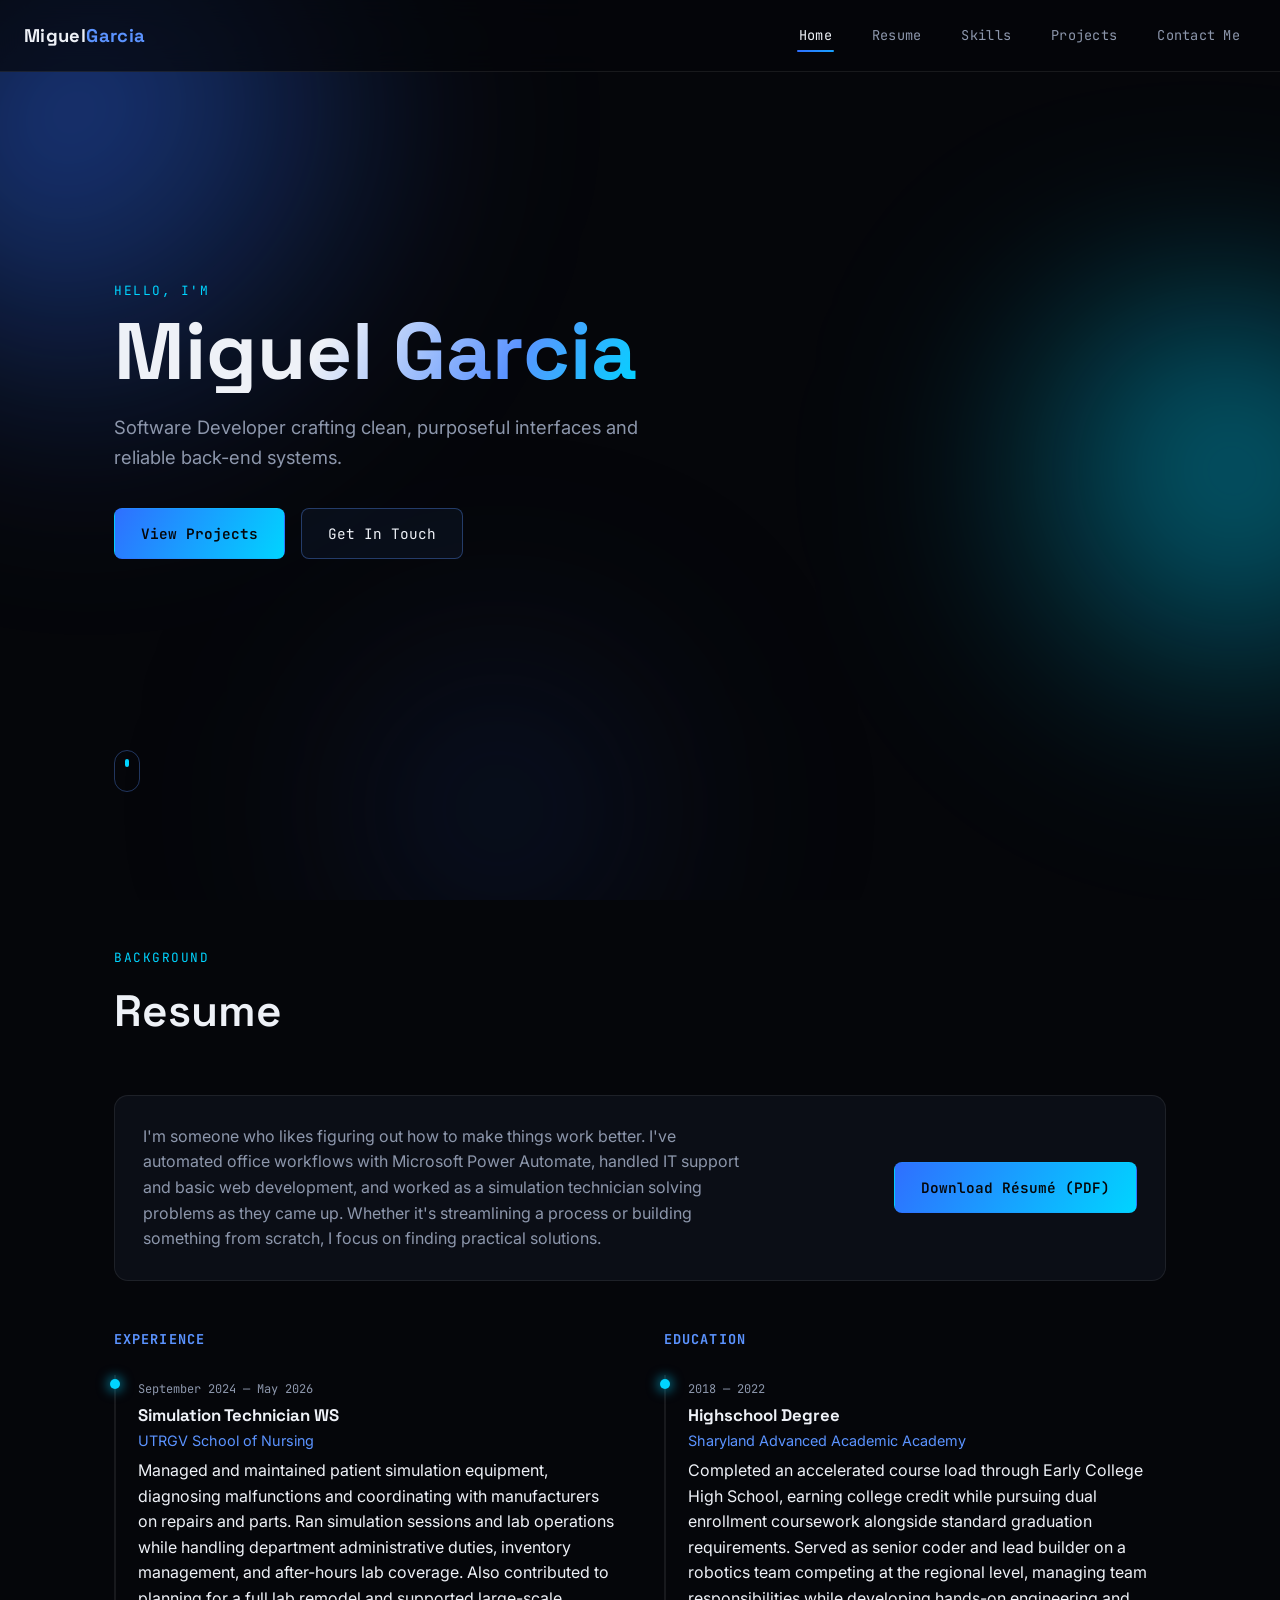
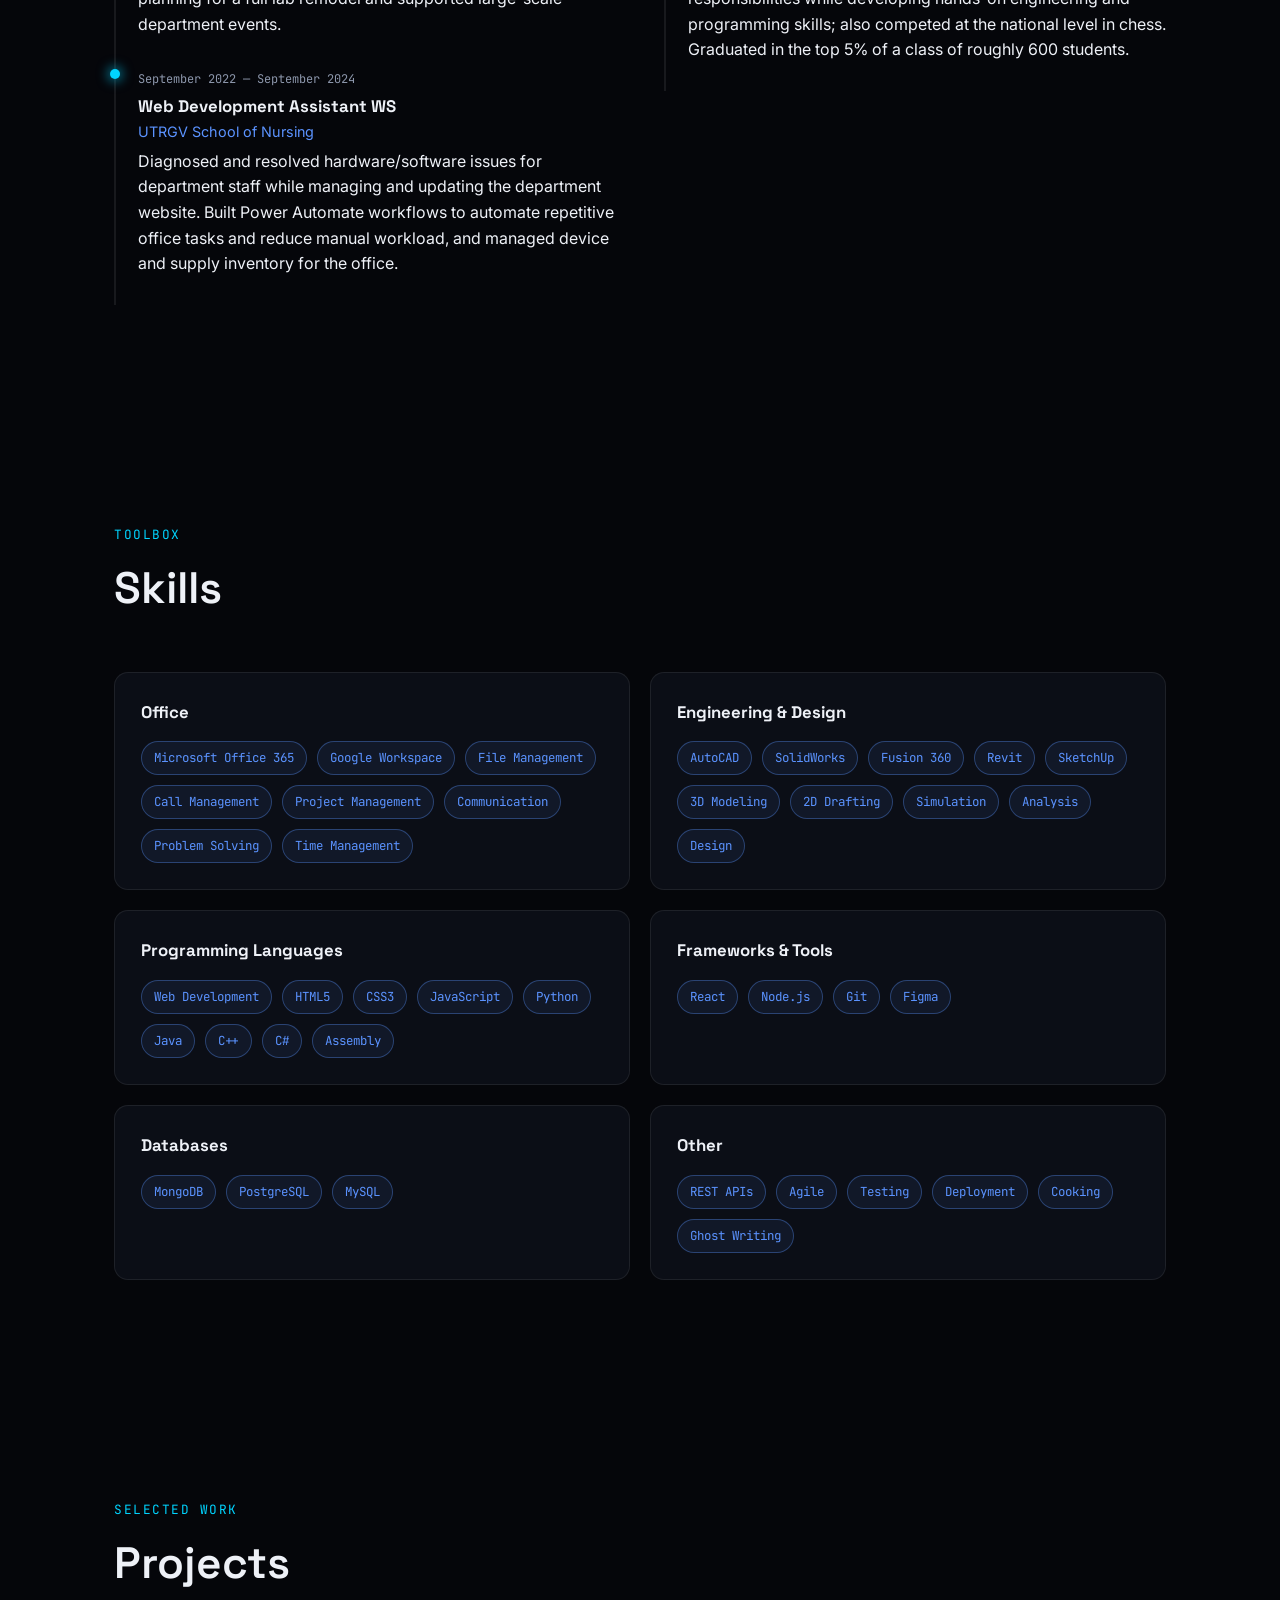
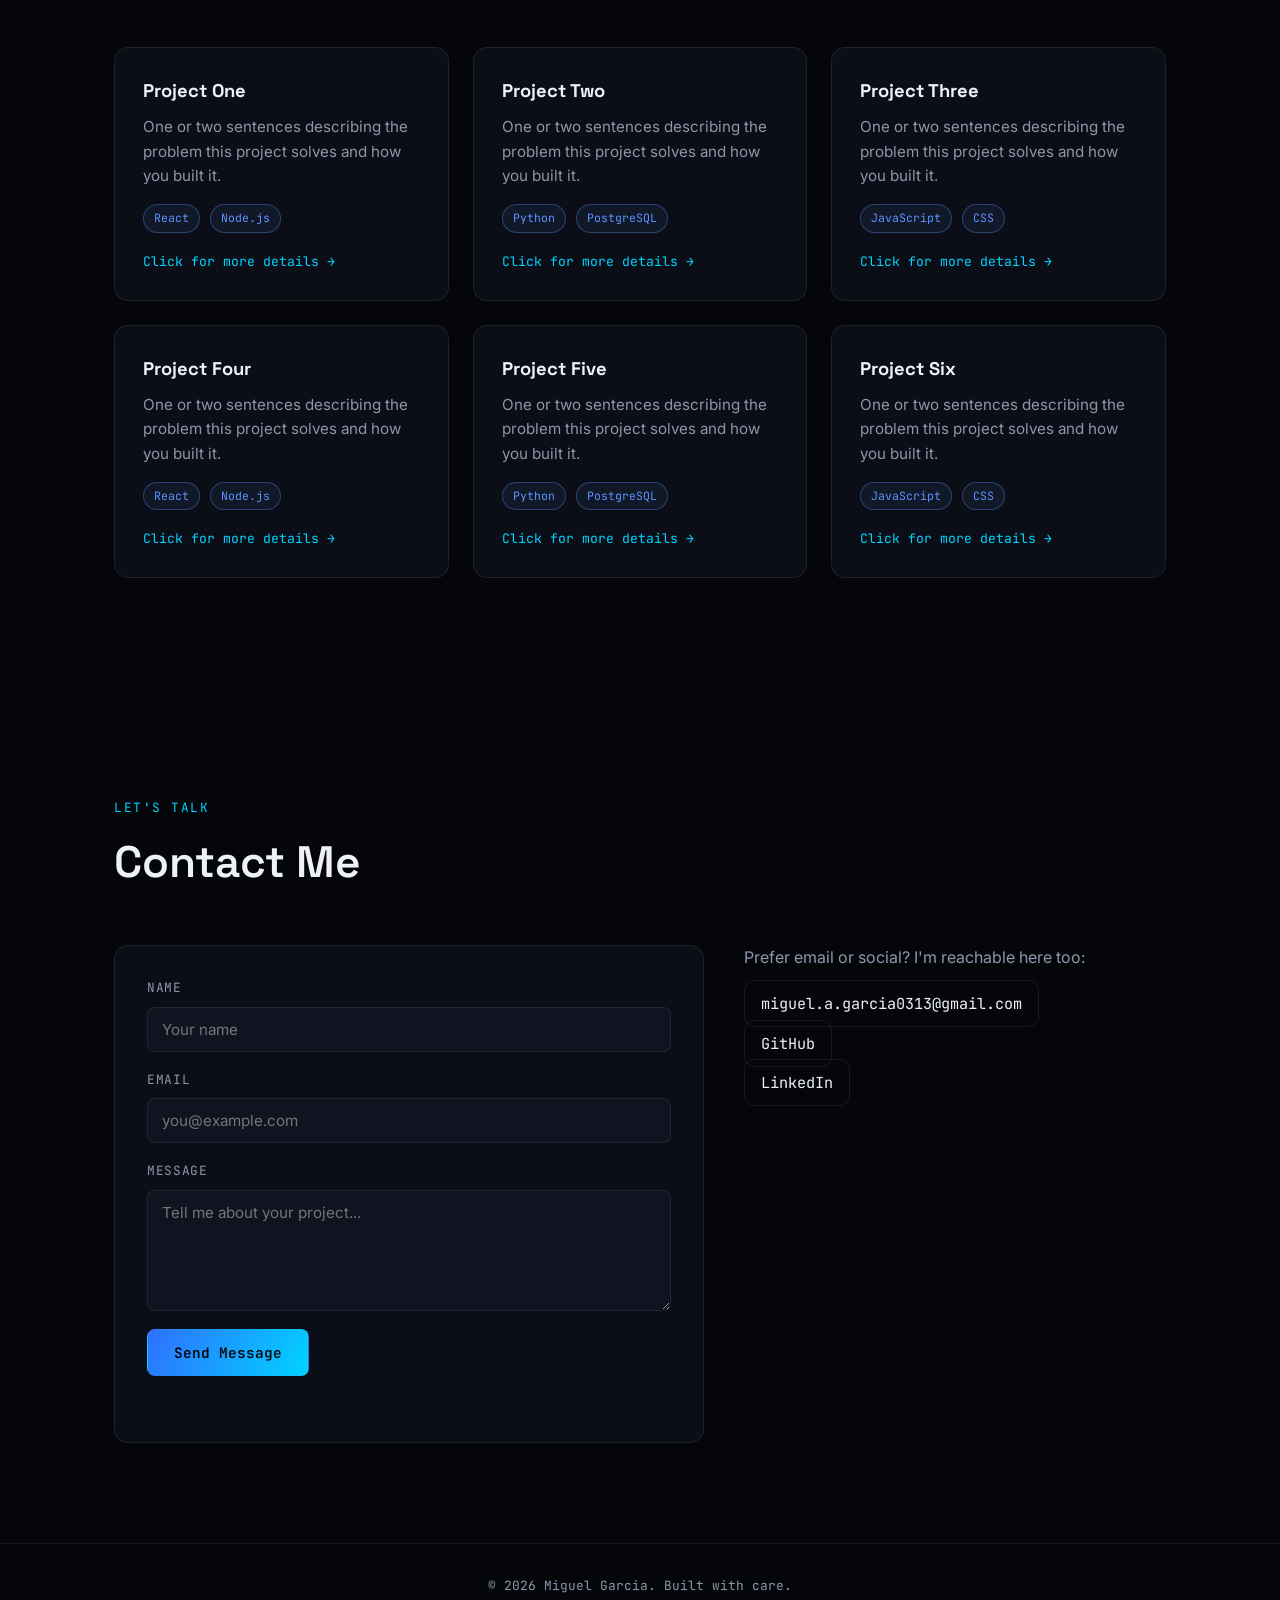
<file: index.html>
<!DOCTYPE html>
<html lang="en">
<head>
<meta charset="UTF-8">
<meta name="viewport" content="width=device-width, initial-scale=1.0">
<title>Miguel Garcia — Portfolio</title>
<link rel="preconnect" href="https://fonts.googleapis.com">
<link rel="preconnect" href="https://fonts.gstatic.com" crossorigin>
<link href="https://fonts.googleapis.com/css2?family=Space+Grotesk:wght@400;500;600;700&family=Inter:wght@400;500;600&family=JetBrains+Mono:wght@400;500&display=swap" rel="stylesheet">
<link rel="stylesheet" href="/Assets/css/styles.css">
</head>
<body>

<!-- Moving background glow, sits behind everything -->
<div class="aurora" aria-hidden="true">
  <span class="aurora__blob aurora__blob--one"></span>
  <span class="aurora__blob aurora__blob--two"></span>
  <span class="aurora__blob aurora__blob--three"></span>
</div>

<!-- Top bar -->
<header class="navbar">
  <a href="#home" class="navbar__brand">Miguel<span>Garcia</span></a>

  <nav class="navbar__nav" id="primaryNav">
    <a href="#home" class="nav-link active">Home</a>
    <a href="#resume" class="nav-link">Resume</a>
    <a href="#skills" class="nav-link">Skills</a>
    <a href="#projects" class="nav-link">Projects</a>
    <a href="#contact" class="nav-link">Contact Me</a>
  </nav>

  <button class="navbar__toggle" id="navToggle" aria-label="Open menu" aria-expanded="false" aria-controls="primaryNav">
    <span></span><span></span><span></span>
  </button>
</header>

<main>

  <!-- HOME -->
  <section id="home" class="section hero">
    <p class="eyebrow">Hello, I'm</p>
    <h1 class="hero__title">Miguel Garcia</h1>
    <p class="hero__subtitle">Software Developer crafting clean, purposeful interfaces and reliable back-end systems.</p>
    <div class="hero__actions">
      <a href="#projects" class="btn btn--primary">View Projects</a>
      <a href="#contact" class="btn btn--ghost">Get In Touch</a>
    </div>
    <a href="#resume" class="scroll-cue" aria-label="Scroll to Resume">
      <span></span>
    </a>
  </section>

  <!-- RESUME -->
  <section id="resume" class="section">
    <div class="section__head">
      <p class="eyebrow">Background</p>
      <h2>Resume</h2>
    </div>

    <div class="resume__intro">
      <p>I'm someone who likes figuring out how to make things work better. I've automated office workflows with Microsoft Power Automate, handled IT support and basic web development, and worked as a simulation technician solving problems as they came up. Whether it's streamlining a process or building something from scratch, I focus on finding practical solutions.</p>
      <a href="Assets/files/Miguel-Garcia-Resume.pdf" class="btn btn--primary" download>Download Résumé (PDF)</a>
    </div>

    <div class="timeline">
      <div class="timeline__col">
        <h3 class="timeline__label">Experience</h3>

        <div class="timeline__item">
          <span class="timeline__date">September 2024 — May 2026</span>
          <h4>Simulation Technician WS</h4>
          <p class="timeline__org">UTRGV School of Nursing</p>
          <p>Managed and maintained patient simulation equipment, diagnosing malfunctions and coordinating with manufacturers on repairs and parts. Ran simulation sessions and lab operations while handling department administrative duties, inventory management, and after-hours lab coverage. Also contributed to planning for a full lab remodel and supported large-scale department events.</p>
        </div>

        <div class="timeline__item">
          <span class="timeline__date">September 2022 — September 2024</span>
          <h4>Web Development Assistant WS</h4>
          <p class="timeline__org">UTRGV School of Nursing</p>
          <p>Diagnosed and resolved hardware/software issues for department staff while managing and updating the department website. Built Power Automate workflows to automate repetitive office tasks and reduce manual workload, and managed device and supply inventory for the office.</p>
        </div>
      </div>

      <div class="timeline__col">
        <h3 class="timeline__label">Education</h3>

        <div class="timeline__item">
          <span class="timeline__date">2018 — 2022</span>
          <h4>Highschool Degree</h4>
          <p class="timeline__org">Sharyland Advanced Academic Academy</p>
          <p>Completed an accelerated course load through Early College High School, earning college credit while pursuing dual enrollment coursework alongside standard graduation requirements. Served as senior coder and lead builder on a robotics team competing at the regional level, managing team responsibilities while developing hands-on engineering and programming skills; also competed at the national level in chess. Graduated in the top 5% of a class of roughly 600 students.</p>
        </div>
      </div>
    </div>
  </section>

  <!-- SKILLS -->
  <section id="skills" class="section">
    <div class="section__head">
      <p class="eyebrow">Toolbox</p>
      <h2>Skills</h2>
    </div>

    <div class="skills__grid">
      <div class="skill-card">
        <h3>Office</h3>
        <div class="tag-row">
          <span class="tag">Microsoft Office 365</span>
          <span class="tag">Google Workspace</span>
          <span class="tag">File Management</span>
          <span class="tag">Call Management</span>
          <span class="tag">Project Management</span>
          <span class="tag">Communication</span>
          <span class="tag">Problem Solving</span>
          <span class="tag">Time Management</span>
        </div>
      </div>

      <div class="skill-card">
        <h3>Engineering & Design</h3>
        <div class="tag-row">
          <span class="tag">AutoCAD</span>
          <span class="tag">SolidWorks</span>
          <span class="tag">Fusion 360</span>
          <span class="tag">Revit</span>
          <span class="tag">SketchUp</span>
          <span class="tag">3D Modeling</span>
          <span class="tag">2D Drafting</span>
          <span class="tag">Simulation</span>
          <span class="tag">Analysis</span>
          <span class="tag">Design</span>

        </div>
      </div>

      <div class="skill-card">
        <h3>Programming Languages</h3>
        <div class="tag-row">
          <span class="tag">Web Development</span>
          <span class="tag">HTML5</span>
          <span class="tag">CSS3</span>
          <span class="tag">JavaScript</span>
          <span class="tag">Python</span>
          <span class="tag">Java</span>
          <span class="tag">C++</span>
          <span class="tag">C#</span>
          <span class="tag">Assembly</span>
          
        </div>
      </div>

      <div class="skill-card">
        <h3>Frameworks &amp; Tools</h3>
        <div class="tag-row">
          <span class="tag">React</span>
          <span class="tag">Node.js</span>
          <span class="tag">Git</span>
          <span class="tag">Figma</span>
        </div>
      </div>

      <div class="skill-card">
        <h3>Databases</h3>
        <div class="tag-row">
          <span class="tag">MongoDB</span>
          <span class="tag">PostgreSQL</span>
          <span class="tag">MySQL</span>
        </div>
      </div>

      <div class="skill-card">
        <h3>Other</h3>
        <div class="tag-row">
          <span class="tag">REST APIs</span>
          <span class="tag">Agile</span>
          <span class="tag">Testing</span>
          <span class="tag">Deployment</span>
          <span class="tag">Cooking</span>
          <span class="tag">Ghost Writing</span>

        </div>
      </div>
    </div>
  </section>

  <!-- PROJECTS -->
  <section id="projects" class="section">
    <div class="section__head">
      <p class="eyebrow">Selected Work</p>
      <h2>Projects</h2>
    </div>
    <div class="projects__grid">

      <article class="project-card">
        <div class="project-card__glow" aria-hidden="true"></div>
        <h3>Project One</h3>
        <p>One or two sentences describing the problem this project solves and how you built it.</p>
        <div class="tag-row">
          <span class="tag tag--sm">React</span>
          <span class="tag tag--sm">Node.js</span>
        </div>
        <div class="project-card__links">
          <a href="/Projects/project-01.html" class="link-arrow">Click for more details →</a>
        </div>
      </article>

      <article class="project-card">
        <div class="project-card__glow" aria-hidden="true"></div>
        <h3>Project Two</h3>
        <p>One or two sentences describing the problem this project solves and how you built it.</p>
        <div class="tag-row">
          <span class="tag tag--sm">Python</span>
          <span class="tag tag--sm">PostgreSQL</span>
        </div>
        <div class="project-card__links">
          <a href="/Projects/project-02.html" class="link-arrow">Click for more details →</a>
        </div>
      </article>

      <article class="project-card">
        <div class="project-card__glow" aria-hidden="true"></div>
        <h3>Project Three</h3>
        <p>One or two sentences describing the problem this project solves and how you built it.</p>
        <div class="tag-row">
          <span class="tag tag--sm">JavaScript</span>
          <span class="tag tag--sm">CSS</span>
        </div>
        <div class="project-card__links">
          <a href="/Projects/project-03.html" class="link-arrow">Click for more details →</a>
        </div>
      </article>

      <article class="project-card">
        <div class="project-card__glow" aria-hidden="true"></div>
        <h3>Project Four</h3>
        <p>One or two sentences describing the problem this project solves and how you built it.</p>
        <div class="tag-row">
          <span class="tag tag--sm">React</span>
          <span class="tag tag--sm">Node.js</span>
        </div>
        <div class="project-card__links">
          <a href="/Projects/project-04.html" class="link-arrow">Click for more details →</a>
        </div>
      </article>

      <article class="project-card">
        <div class="project-card__glow" aria-hidden="true"></div>
        <h3>Project Five</h3>
        <p>One or two sentences describing the problem this project solves and how you built it.</p>
        <div class="tag-row">
          <span class="tag tag--sm">Python</span>
          <span class="tag tag--sm">PostgreSQL</span>
        </div>
        <div class="project-card__links">
          <a href="/Projects/project-05.html" class="link-arrow">Click for more details →</a>
        </div>
      </article>

      <article class="project-card">
        <div class="project-card__glow" aria-hidden="true"></div>
        <h3>Project Six</h3>
        <p>One or two sentences describing the problem this project solves and how you built it.</p>
        <div class="tag-row">
          <span class="tag tag--sm">JavaScript</span>
          <span class="tag tag--sm">CSS</span>
        </div>
        <div class="project-card__links">
          <a href="/Projects/project-06.html" class="link-arrow">Click for more details →</a>
        </div>
      </article>

    </div>
  </section>

  <!-- CONTACT -->
  <section id="contact" class="section section--contact">
    <div class="section__head">
      <p class="eyebrow">Let's Talk</p>
      <h2>Contact Me</h2>
    </div>

    <div class="contact__wrap">
      <form class="contact__form" id="contactForm">
        <label>
          Name
          <input type="text" name="name" placeholder="Your name" required>
        </label>
        <label>
          Email
          <input type="email" name="email" placeholder="you@example.com" required>
        </label>
        <label>
          Message
          <textarea name="message" rows="5" placeholder="Tell me about your project..." required></textarea>
        </label>
        <button type="submit" class="btn btn--primary">Send Message</button>
        <p class="form-note" id="formNote"></p>
      </form>

      <div class="contact__side">
        <p>Prefer email or social? I'm reachable here too:</p>
        <ul class="contact__list">
          <li><a href="mailto:miguel.a.garcia0313@gmail.com">miguel.a.garcia0313@gmail.com</a></li>
          <li><a href="https://github.com/miguelagarcia0313-ux" target="_blank" rel="noopener">GitHub</a></li>
          <li><a href="https://www.linkedin.com/in/miguel-garcia-872340420/" target="_blank" rel="noopener">LinkedIn</a></li>
        </ul>
      </div>
    </div>
  </section>

</main>

<footer class="footer">
  <p>&copy; 2026 Miguel Garcia. Built with care.</p>
</footer>

<script src="Assets/scripts/script.js"></script>

</body>
</html>
</file>
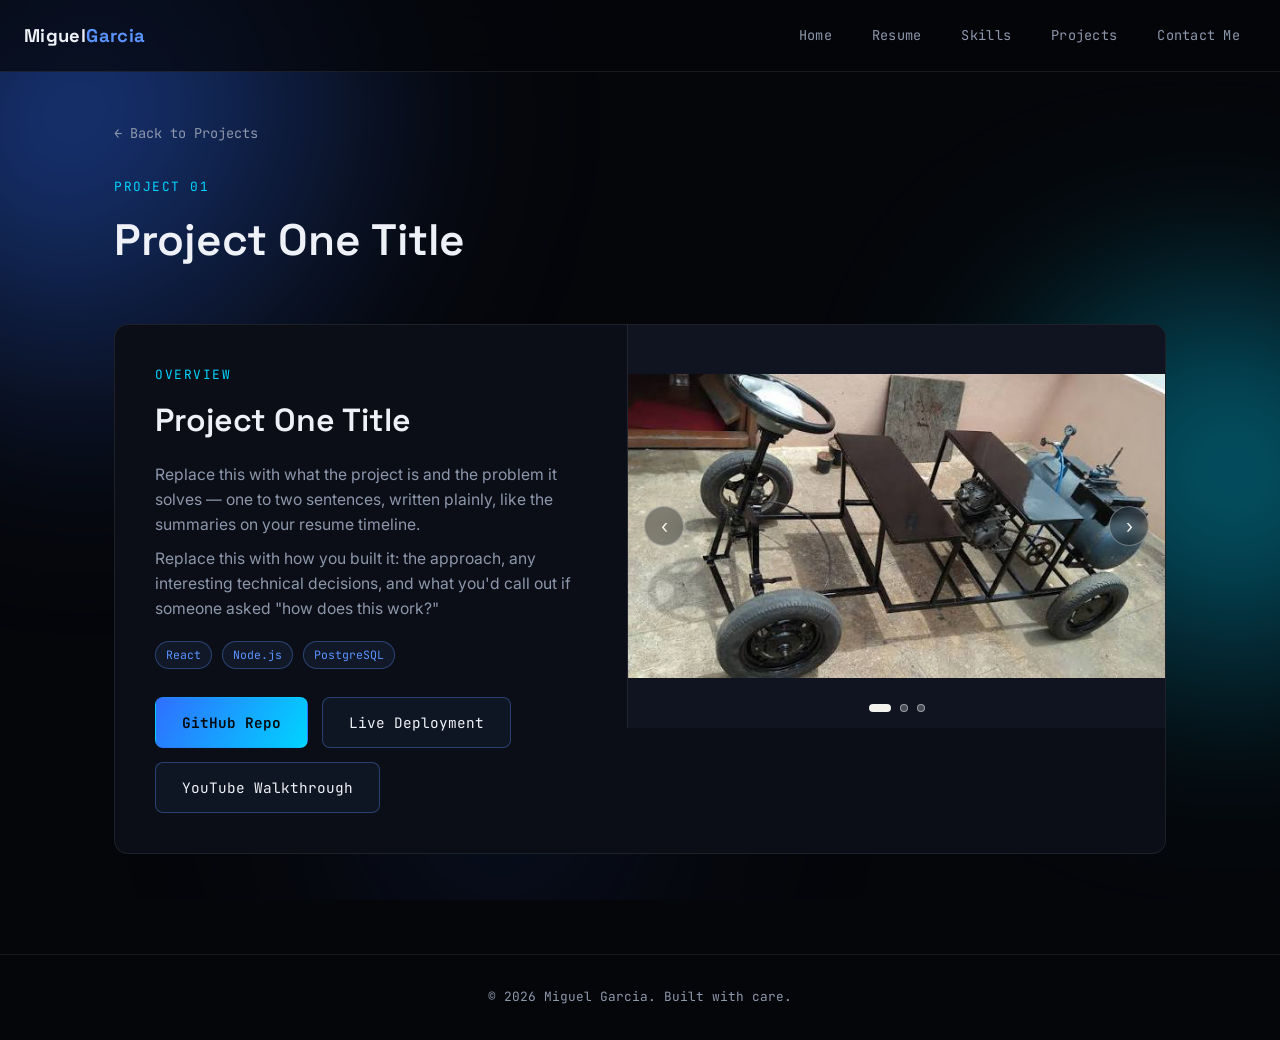
<file: Projects/project-01.html>
<!DOCTYPE html>
<html lang="en">
<head>
<meta charset="UTF-8">
<meta name="viewport" content="width=device-width, initial-scale=1.0">
<title>Project One — Miguel Garcia</title>
<link rel="preconnect" href="https://fonts.googleapis.com">
<link rel="preconnect" href="https://fonts.gstatic.com" crossorigin>
<link href="https://fonts.googleapis.com/css2?family=Space+Grotesk:wght@400;500;600;700&family=Inter:wght@400;500;600&family=JetBrains+Mono:wght@400;500&display=swap" rel="stylesheet">
<link rel="stylesheet" href="/Assets/css/styles.css">
<link rel="stylesheet" href="/Assets/css/project-detail.css">
</head>
<body>

<!-- Moving background glow, sits behind everything -->
<div class="aurora" aria-hidden="true">
  <span class="aurora__blob aurora__blob--one"></span>
  <span class="aurora__blob aurora__blob--two"></span>
  <span class="aurora__blob aurora__blob--three"></span>
</div>

<!-- Top bar -->
<header class="navbar">
  <a href="/index.html#home" class="navbar__brand">Miguel<span>Garcia</span></a>

  <nav class="navbar__nav" id="primaryNav">
    <a href="/index.html#home" class="nav-link">Home</a>
    <a href="/index.html#resume" class="nav-link">Resume</a>
    <a href="/index.html#skills" class="nav-link">Skills</a>
    <a href="/index.html#projects" class="nav-link active">Projects</a>
    <a href="/index.html#contact" class="nav-link">Contact Me</a>
  </nav>

  <button class="navbar__toggle" id="navToggle" aria-label="Open menu" aria-expanded="false" aria-controls="primaryNav">
    <span></span><span></span><span></span>
  </button>
</header>

<main>
  <section class="section">

    <a href="/index.html#projects" class="back-link">&larr; Back to Projects</a>

    <div class="section__head">
      <p class="eyebrow">Project 01</p>
      <h2>Project One Title</h2>
    </div>

    <div class="project-detail">

      <!-- Details (reads first, sits on the LEFT on desktop) -->
      <div class="project-detail__info">
        <p class="eyebrow">Overview</p>
        <h1>Project One Title</h1>

        <p class="project-detail__desc">
          Replace this with what the project is and the problem it solves — one to two sentences,
          written plainly, like the summaries on your resume timeline.
        </p>
        <p class="project-detail__desc">
          Replace this with how you built it: the approach, any interesting technical decisions,
          and what you'd call out if someone asked "how does this work?"
        </p>

        <div class="tag-row">
          <span class="tag tag--sm">React</span>
          <span class="tag tag--sm">Node.js</span>
          <span class="tag tag--sm">PostgreSQL</span>
        </div>

        <div class="project-detail__links">
          <a href="https://github.com/miguelagarcia0313-ux/REPO_NAME" target="_blank" rel="noopener" class="btn btn--primary">GitHub Repo</a>
          <a href="#" target="_blank" rel="noopener" class="btn btn--ghost">Live Deployment</a>
          <a href="#" target="_blank" rel="noopener" class="btn btn--ghost">YouTube Walkthrough</a>
        </div>
      </div>

      <!-- Slideshow (sits on the RIGHT on desktop, on top on mobile) -->
      <div class="project-detail__slideshow" id="slideshow">
        <div class="slideshow__track" id="slideshowTrack">
          <div class="slideshow__slide">
            <img src="/Assets/images/project-01/slide-1.jpg" alt="Project One — screen one">
          </div>
          <div class="slideshow__slide">
            <img src="/Assets/images/project-01/slide-2.jpg" alt="Project One — screen two">
          </div>
          <div class="slideshow__slide">
            <img src="/Assets/images/project-01/slide-3.jpg" alt="Project One — screen three">
          </div>
        </div>

        <button class="slideshow__arrow slideshow__arrow--left" id="slidePrev" aria-label="Previous image">&#8249;</button>
        <button class="slideshow__arrow slideshow__arrow--right" id="slideNext" aria-label="Next image">&#8250;</button>

        <div class="slideshow__dots" id="slideDots"></div>
      </div>

    </div>
  </section>
</main>

<footer class="footer">
  <p>&copy; 2026 Miguel Garcia. Built with care.</p>
</footer>

<script src="/Assets/scripts/script.js"></script>

</body>
</html>
</file>
<file: Assets/css/styles.css>
/* ===========================================================
   TOKENS
=========================================================== */
:root {
  --bg: #05060a;
  --bg-panel: #0b0e16;
  --bg-panel-2: #0f1420;
  --navy: #0d1b3d;
  --blue: #2f6fff;
  --blue-bright: #5b93ff;
  --cyan: #00d4ff;
  --text: #eef1f7;
  --muted: #8d97ac;
  --border: rgba(255, 255, 255, 0.08);
  --border-bright: rgba(91, 147, 255, 0.35);

  --font-display: 'Space Grotesk', sans-serif;
  --font-body: 'Inter', sans-serif;
  --font-mono: 'JetBrains Mono', monospace;

  --nav-height: 72px;
  --max-width: 1100px;
}

/* ===========================================================
   RESET
=========================================================== */
* { margin: 0; padding: 0; box-sizing: border-box; }

html {
  scroll-behavior: smooth;
  scroll-padding-top: var(--nav-height);
}

body {
  background: var(--bg);
  color: var(--text);
  font-family: var(--font-body);
  line-height: 1.6;
  overflow-x: hidden;
  -webkit-font-smoothing: antialiased;
}

img { max-width: 100%; display: block; }
a { color: inherit; text-decoration: none; }
ul { list-style: none; }
button { font-family: inherit; cursor: pointer; }

@media (prefers-reduced-motion: reduce) {
  *, *::before, *::after {
    animation-duration: 0.01ms !important;
    animation-iteration-count: 1 !important;
    transition-duration: 0.01ms !important;
    scroll-behavior: auto !important;
  }
}

/* ===========================================================
   MOVING AURORA BACKGROUND (signature element)
=========================================================== */
.aurora {
  position: fixed;
  inset: 0;
  z-index: 0;
  overflow: hidden;
  pointer-events: none;
}

.aurora__blob {
  position: absolute;
  border-radius: 50%;
  filter: blur(90px);
  opacity: 0.55;
  mix-blend-mode: screen;
  will-change: transform;
}

.aurora__blob--one {
  width: 46vw;
  height: 46vw;
  top: -10%;
  left: -10%;
  background: radial-gradient(circle at 30% 30%, var(--blue) 0%, transparent 70%);
  animation: drift-one 22s ease-in-out infinite;
}

.aurora__blob--two {
  width: 38vw;
  height: 38vw;
  top: 30%;
  right: -12%;
  background: radial-gradient(circle at 60% 40%, var(--cyan) 0%, transparent 70%);
  animation: drift-two 26s ease-in-out infinite;
}

.aurora__blob--three {
  width: 34vw;
  height: 34vw;
  bottom: -14%;
  left: 22%;
  background: radial-gradient(circle at 50% 50%, var(--navy) 0%, transparent 70%);
  opacity: 0.65;
  animation: drift-three 30s ease-in-out infinite;
}

@keyframes drift-one {
  0%, 100% { transform: translate(0, 0) scale(1); }
  50% { transform: translate(8vw, 10vh) scale(1.15); }
}
@keyframes drift-two {
  0%, 100% { transform: translate(0, 0) scale(1); }
  50% { transform: translate(-6vw, 8vh) scale(1.1); }
}
@keyframes drift-three {
  0%, 100% { transform: translate(0, 0) scale(1); }
  50% { transform: translate(5vw, -6vh) scale(1.2); }
}

/* ===========================================================
   LAYOUT HELPERS
=========================================================== */
main, .navbar__brand, .navbar__nav {
  position: relative;
  z-index: 1;
}

.section {
  position: relative;
  z-index: 1;
  max-width: var(--max-width);
  margin: 0 auto;
  padding: 120px 24px 100px;
  scroll-margin-top: var(--nav-height);
}

.section__head { margin-bottom: 48px; }

.eyebrow {
  font-family: var(--font-mono);
  font-size: 0.8rem;
  letter-spacing: 0.12em;
  text-transform: uppercase;
  color: var(--cyan);
  margin-bottom: 8px;
}

.section h2 {
  font-family: var(--font-display);
  font-size: clamp(2rem, 4vw, 2.75rem);
  font-weight: 600;
}

/* ===========================================================
   TOP BAR / NAVBAR
=========================================================== */
.navbar {
  position: fixed;
  top: 0;
  left: 0;
  right: 0;
  z-index: 100;
  height: var(--nav-height);
  display: flex;
  align-items: center;
  justify-content: space-between;
  padding: 0 24px;
  background: rgba(5, 6, 10, 0.72);
  backdrop-filter: blur(14px);
  -webkit-backdrop-filter: blur(14px);
  border-bottom: 1px solid var(--border);
}

.navbar__brand {
  font-family: var(--font-display);
  font-weight: 700;
  font-size: 1.15rem;
  letter-spacing: 0.02em;
  color: var(--text);
}

.navbar__brand span { color: var(--blue-bright); }

.navbar__nav {
  display: flex;
  align-items: center;
  gap: 8px;
}

.nav-link {
  position: relative;
  font-family: var(--font-mono);
  font-size: 0.85rem;
  letter-spacing: 0.02em;
  color: var(--muted);
  padding: 8px 16px;
  border-radius: 6px;
  transition: color 0.2s ease;
}

.nav-link:hover { color: var(--text); }

.nav-link.active { color: var(--text); }

.nav-link.active::after {
  content: '';
  position: absolute;
  left: 14px;
  right: 14px;
  bottom: 2px;
  height: 2px;
  background: linear-gradient(90deg, var(--blue), var(--cyan));
  background-size: 200% 100%;
  animation: scan-line 3s linear infinite;
  border-radius: 2px;
}

@keyframes scan-line {
  0% { background-position: 0% 0; }
  100% { background-position: 200% 0; }
}

/* Hamburger button, hidden on desktop */
.navbar__toggle {
  display: none;
  flex-direction: column;
  justify-content: center;
  gap: 5px;
  width: 40px;
  height: 40px;
  background: transparent;
  border: 1px solid var(--border);
  border-radius: 8px;
}

.navbar__toggle span {
  display: block;
  width: 18px;
  height: 2px;
  margin: 0 auto;
  background: var(--text);
  transition: transform 0.25s ease, opacity 0.25s ease;
}

.navbar__toggle.is-open span:nth-child(1) { transform: translateY(7px) rotate(45deg); }
.navbar__toggle.is-open span:nth-child(2) { opacity: 0; }
.navbar__toggle.is-open span:nth-child(3) { transform: translateY(-7px) rotate(-45deg); }

/* ===========================================================
   BUTTONS
=========================================================== */
.btn {
  display: inline-flex;
  align-items: center;
  justify-content: center;
  font-family: var(--font-mono);
  font-size: 0.9rem;
  padding: 13px 26px;
  border-radius: 8px;
  border: 1px solid transparent;
  transition: transform 0.2s ease, box-shadow 0.2s ease, background 0.2s ease;
  white-space: nowrap;
}

.btn--primary {
  background: linear-gradient(120deg, var(--blue), var(--cyan));
  color: #050608;
  font-weight: 600;
  box-shadow: 0 0 0 rgba(47, 111, 255, 0);
}

.btn--primary:hover {
  transform: translateY(-2px);
  box-shadow: 0 10px 30px -8px rgba(47, 111, 255, 0.55);
}

.btn--ghost {
  border-color: var(--border-bright);
  color: var(--text);
  background: rgba(91, 147, 255, 0.06);
}

.btn--ghost:hover {
  background: rgba(91, 147, 255, 0.14);
  transform: translateY(-2px);
}

/* ===========================================================
   HOME / HERO
=========================================================== */
.hero {
  min-height: calc(100svh - var(--nav-height));
  display: flex;
  flex-direction: column;
  justify-content: center;
  align-items: flex-start;
  padding-top: var(--nav-height);
  padding-bottom: 60px;
}

.hero__title {
  font-family: var(--font-display);
  font-weight: 700;
  font-size: clamp(2.6rem, 8vw, 5rem);
  line-height: 1.05;
  background: linear-gradient(120deg, var(--text) 40%, var(--blue-bright) 75%, var(--cyan) 100%);
  -webkit-background-clip: text;
  background-clip: text;
  color: transparent;
  margin-bottom: 20px;
}

.hero__subtitle {
  max-width: 46ch;
  color: var(--muted);
  font-size: clamp(1rem, 2vw, 1.15rem);
  margin-bottom: 36px;
}

.hero__actions {
  display: flex;
  flex-wrap: wrap;
  gap: 16px;
}

.scroll-cue {
  position: absolute;
  bottom: 36px;
  left: 24px;
  width: 26px;
  height: 42px;
  border: 1px solid var(--border-bright);
  border-radius: 20px;
}

.scroll-cue span {
  position: absolute;
  top: 8px;
  left: 50%;
  width: 4px;
  height: 8px;
  background: var(--cyan);
  border-radius: 2px;
  transform: translateX(-50%);
  animation: scroll-dot 1.8s ease-in-out infinite;
}

@keyframes scroll-dot {
  0% { top: 8px; opacity: 1; }
  70% { top: 22px; opacity: 0; }
  100% { top: 8px; opacity: 0; }
}

/* ===========================================================
   RESUME
=========================================================== */
.resume__intro {
  display: flex;
  flex-wrap: wrap;
  align-items: center;
  gap: 24px;
  justify-content: space-between;
  padding: 28px;
  background: var(--bg-panel);
  border: 1px solid var(--border);
  border-radius: 14px;
  margin-bottom: 48px;
}

.resume__intro p { max-width: 60ch; color: var(--muted); }

.timeline {
  display: grid;
  grid-template-columns: 1fr 1fr;
  gap: 48px;
}

.timeline__label {
  font-family: var(--font-mono);
  font-size: 0.85rem;
  text-transform: uppercase;
  letter-spacing: 0.08em;
  color: var(--blue-bright);
  margin-bottom: 24px;
}

.timeline__item {
  position: relative;
  padding-left: 22px;
  border-left: 2px solid var(--border);
  padding-bottom: 28px;
}

.timeline__item::before {
  content: '';
  position: absolute;
  left: -6px;
  top: 4px;
  width: 10px;
  height: 10px;
  border-radius: 50%;
  background: var(--cyan);
  box-shadow: 0 0 12px 2px rgba(0, 212, 255, 0.6);
}

.timeline__item h4 {
  font-family: var(--font-display);
  font-size: 1.05rem;
  margin-top: 2px;
}

.timeline__date {
  font-family: var(--font-mono);
  font-size: 0.75rem;
  color: var(--muted);
}

.timeline__org {
  color: var(--blue-bright);
  font-size: 0.9rem;
  margin-bottom: 6px;
}

/* ===========================================================
   SKILLS
=========================================================== */
.skills__grid {
  display: grid;
  grid-template-columns: repeat(2, 1fr);
  gap: 20px;
}

.skill-card {
  padding: 26px;
  background: var(--bg-panel);
  border: 1px solid var(--border);
  border-radius: 14px;
  transition: border-color 0.2s ease, transform 0.2s ease;
}

.skill-card:hover {
  border-color: var(--border-bright);
  transform: translateY(-3px);
}

.skill-card h3 {
  font-family: var(--font-display);
  font-size: 1.05rem;
  margin-bottom: 16px;
}

.tag-row {
  display: flex;
  flex-wrap: wrap;
  gap: 10px;
}

.tag {
  font-family: var(--font-mono);
  font-size: 0.78rem;
  padding: 6px 12px;
  border-radius: 999px;
  border: 1px solid var(--border-bright);
  color: var(--blue-bright);
  background: rgba(91, 147, 255, 0.08);
}

.tag--sm { font-size: 0.72rem; padding: 4px 10px; }

/* ===========================================================
   PROJECTS
=========================================================== */
.projects__grid {
  display: grid;
  grid-template-columns: repeat(3, 1fr);
  gap: 24px;
}

.project-card {
  position: relative;
  padding: 28px;
  background: var(--bg-panel);
  border: 1px solid var(--border);
  border-radius: 14px;
  overflow: hidden;
  transition: transform 0.25s ease, border-color 0.25s ease;
}

.project-card:hover {
  transform: translateY(-4px);
  border-color: var(--border-bright);
}

.project-card__glow {
  position: absolute;
  top: -40%;
  right: -40%;
  width: 70%;
  height: 70%;
  background: radial-gradient(circle, rgba(0, 212, 255, 0.25), transparent 70%);
  opacity: 0;
  transition: opacity 0.3s ease;
  pointer-events: none;
}

.project-card:hover .project-card__glow { opacity: 1; }

.project-card h3 {
  font-family: var(--font-display);
  font-size: 1.15rem;
  margin-bottom: 10px;
  position: relative;
}

.project-card p {
  color: var(--muted);
  font-size: 0.95rem;
  margin-bottom: 16px;
  position: relative;
}

.project-card .tag-row { margin-bottom: 18px; position: relative; }

.project-card__links {
  display: flex;
  gap: 18px;
  position: relative;
}

.link-arrow {
  font-family: var(--font-mono);
  font-size: 0.82rem;
  color: var(--cyan);
  transition: transform 0.2s ease;
  display: inline-block;
}

.link-arrow:hover { transform: translateX(3px); }

/* ===========================================================
   CONTACT
=========================================================== */
.contact__wrap {
  display: grid;
  grid-template-columns: 1.4fr 1fr;
  gap: 40px;
}

.contact__form {
  display: flex;
  flex-direction: column;
  gap: 18px;
  padding: 32px;
  background: var(--bg-panel);
  border: 1px solid var(--border);
  border-radius: 14px;
}

.contact__form label {
  display: flex;
  flex-direction: column;
  gap: 8px;
  font-family: var(--font-mono);
  font-size: 0.8rem;
  color: var(--muted);
  text-transform: uppercase;
  letter-spacing: 0.05em;
}

.contact__form input,
.contact__form textarea {
  font-family: var(--font-body);
  font-size: 0.95rem;
  color: var(--text);
  background: var(--bg-panel-2);
  border: 1px solid var(--border);
  border-radius: 8px;
  padding: 12px 14px;
  resize: vertical;
  transition: border-color 0.2s ease;
}

.contact__form input:focus,
.contact__form textarea:focus {
  outline: none;
  border-color: var(--cyan);
}

.contact__form .btn { align-self: flex-start; }

.form-note {
  font-family: var(--font-body);
  font-size: 0.85rem;
  color: var(--cyan);
  min-height: 1.2em;
}

.contact__side p { color: var(--muted); margin-bottom: 20px; }

.contact__list { display: flex; flex-direction: column; gap: 14px; }

.contact__list a {
  font-family: var(--font-mono);
  font-size: 0.95rem;
  padding: 12px 16px;
  border: 1px solid var(--border);
  border-radius: 10px;
  transition: border-color 0.2s ease, color 0.2s ease;
}

.contact__list a:hover {
  border-color: var(--border-bright);
  color: var(--blue-bright);
}

/* ===========================================================
   FOOTER
=========================================================== */
.footer {
  position: relative;
  z-index: 1;
  text-align: center;
  padding: 32px 24px;
  border-top: 1px solid var(--border);
  color: var(--muted);
  font-family: var(--font-mono);
  font-size: 0.8rem;
}

/* ===========================================================
   RESPONSIVE — TABLET
=========================================================== */
@media (max-width: 900px) {
  .projects__grid { grid-template-columns: repeat(2, 1fr); }
  .contact__wrap { grid-template-columns: 1fr; }
}

/* ===========================================================
   RESPONSIVE — MOBILE
=========================================================== */
@media (max-width: 768px) {
  :root { --nav-height: 64px; }

  .navbar__toggle { display: flex; }

  .navbar__nav {
    position: fixed;
    top: var(--nav-height);
    left: 0;
    right: 0;
    flex-direction: column;
    align-items: stretch;
    gap: 0;
    background: rgba(5, 6, 10, 0.97);
    backdrop-filter: blur(14px);
    border-bottom: 1px solid var(--border);
    max-height: 0;
    overflow: hidden;
    transition: max-height 0.3s ease;
  }

  .navbar__nav.is-open { max-height: 320px; }

  .nav-link {
    padding: 16px 24px;
    border-bottom: 1px solid var(--border);
    border-radius: 0;
  }

  .nav-link.active::after { display: none; }
  .nav-link.active { color: var(--cyan); }

  .section { padding: 90px 20px 70px; }

  .hero { align-items: flex-start; text-align: left; }

  .resume__intro { flex-direction: column; align-items: flex-start; }

  .timeline { grid-template-columns: 1fr; gap: 36px; }

  .skills__grid { grid-template-columns: 1fr; }

  .projects__grid { grid-template-columns: 1fr; }

  .scroll-cue { display: none; }

  .aurora__blob { filter: blur(60px); opacity: 0.4; }
}

@media (max-width: 420px) {
  .navbar__brand { font-size: 1rem; }
  .btn { padding: 12px 20px; font-size: 0.85rem; }
}
</file>
<file: Assets/css/project-detail.css>
/* ===========================================================
   PROJECT DETAIL PAGE
   Extends styles.css — same tokens (:root vars), same fonts.
   Include AFTER styles.css on every project page.
=========================================================== */

.back-link {
  display: inline-flex;
  align-items: center;
  gap: 8px;
  font-family: var(--font-mono);
  font-size: 0.85rem;
  color: var(--muted);
  margin-bottom: 32px;
  transition: color 0.2s ease, transform 0.2s ease;
}

.back-link:hover {
  color: var(--cyan);
  transform: translateX(-3px);
}

/* ---- Two-up cornered box (same DNA as .project-card) ---- */
.project-detail {
  display: grid;
  grid-template-columns: 1fr 1.05fr;
  gap: 0;
  background: var(--bg-panel);
  border: 1px solid var(--border);
  border-radius: 14px;
  overflow: hidden;
}

.project-detail__info { order: 1; }
.project-detail__slideshow { order: 2; }

/* ---- RIGHT: Slideshow ---- */
.project-detail__slideshow {
  position: relative;
  background: var(--bg-panel-2);
  aspect-ratio: 4 / 3;
  overflow: hidden;
  border-left: 1px solid var(--border);
}

.slideshow__track {
  display: flex;
  height: 100%;
  transition: transform 0.45s cubic-bezier(0.65, 0, 0.35, 1);
}

.slideshow__slide {
  flex: 0 0 100%;
  height: 100%;
  display: flex;
  align-items: center;
  justify-content: center;
}

.slideshow__slide img {
  max-width: 100%;
  max-height: 100%;
  width: auto;
  height: auto;
  object-fit: contain;
  display: block;
  margin: 0 auto;
}

/* Arrows — off-white, sit on top of the image */
.slideshow__arrow {
  position: absolute;
  top: 50%;
  transform: translateY(-50%);
  width: 40px;
  height: 40px;
  display: flex;
  align-items: center;
  justify-content: center;
  border-radius: 50%;
  border: 1px solid rgba(238, 241, 247, 0.35);
  background: rgba(5, 6, 10, 0.35);
  backdrop-filter: blur(6px);
  color: #f4f2ec; /* off-white */
  font-size: 1.2rem;
  line-height: 1;
  transition: background 0.2s ease, border-color 0.2s ease, transform 0.2s ease;
  z-index: 2;
}

.slideshow__arrow:hover {
  background: rgba(5, 6, 10, 0.6);
  border-color: rgba(238, 241, 247, 0.7);
}

.slideshow__arrow--left {
  left: 16px;
  transform: translateY(-50%) translateX(0);
}
.slideshow__arrow--left:hover { transform: translateY(-50%) translateX(-2px); }

.slideshow__arrow--right { right: 16px; }
.slideshow__arrow--right:hover { transform: translateY(-50%) translateX(2px); }

/* Bubble/dot indicators, below the arrows */
.slideshow__dots {
  position: absolute;
  bottom: 16px;
  left: 0;
  right: 0;
  display: flex;
  justify-content: center;
  gap: 9px;
  z-index: 2;
}

.slideshow__dot {
  width: 8px;
  height: 8px;
  border-radius: 50%;
  border: 1px solid rgba(238, 241, 247, 0.5);
  background: rgba(238, 241, 247, 0.25);
  transition: background 0.2s ease, transform 0.2s ease, width 0.2s ease;
  padding: 0;
}

.slideshow__dot:hover {
  background: rgba(238, 241, 247, 0.55);
}

.slideshow__dot.is-active {
  background: #f4f2ec;
  width: 22px;
  border-radius: 5px;
}

/* ---- RIGHT: Details ---- */
.project-detail__info {
  padding: 40px;
  display: flex;
  flex-direction: column;
  justify-content: center;
}

.project-detail__info .eyebrow { margin-bottom: 10px; }

.project-detail__info h1 {
  font-family: var(--font-display);
  font-size: clamp(1.5rem, 2.6vw, 2rem);
  font-weight: 600;
  margin-bottom: 16px;
}

.project-detail__desc {
  color: var(--muted);
  font-size: 0.98rem;
  margin-bottom: 20px;
}

.project-detail__desc + .project-detail__desc {
  margin-top: -12px;
}

.project-detail__info .tag-row {
  margin-bottom: 28px;
}

.project-detail__links {
  display: flex;
  flex-wrap: wrap;
  gap: 14px;
}

.project-detail__links .btn svg {
  margin-right: 8px;
}

/* ---- RESPONSIVE ---- */
@media (max-width: 900px) {
  .project-detail {
    grid-template-columns: 1fr;
  }

  /* Slideshow leads on mobile, details follow */
  .project-detail__slideshow {
    order: 1;
    aspect-ratio: 4 / 3;
    border-left: none;
    border-bottom: 1px solid var(--border);
  }

  .project-detail__info {
    order: 2;
    padding: 28px;
  }
}

@media (max-width: 480px) {
  .project-detail__slideshow {
    aspect-ratio: 1 / 1;
  }

  .project-detail__info {
    padding: 24px 20px;
  }

  /* Slightly smaller, easier-to-tap arrows on narrow screens */
  .slideshow__arrow {
    width: 36px;
    height: 36px;
    font-size: 1.1rem;
  }

  .slideshow__arrow--left { left: 10px; }
  .slideshow__arrow--right { right: 10px; }

  .slideshow__dots { bottom: 12px; gap: 7px; }

  .project-detail__links {
    flex-direction: column;
    align-items: stretch;
  }

  .project-detail__links .btn {
    width: 100%;
  }
}

@media (prefers-reduced-motion: reduce) {
  .slideshow__track { transition: none; }
}
</file>
